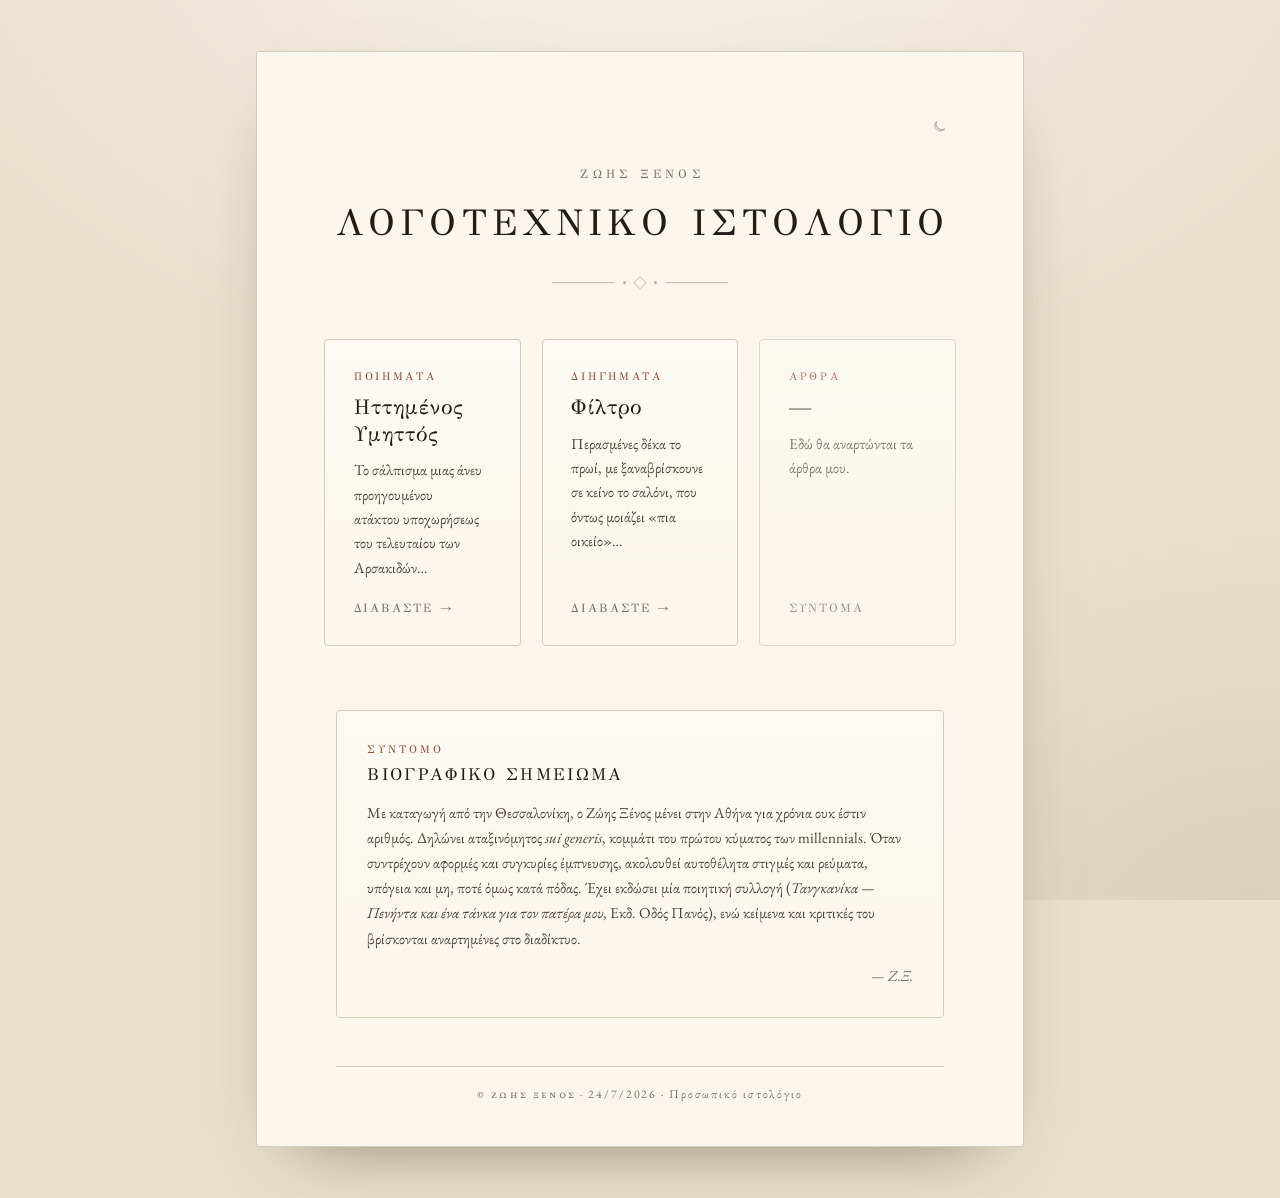
<file: index.html>
<!DOCTYPE html>
<html lang="el">
<head>
<meta charset="UTF-8">
<meta name="viewport" content="width=device-width, initial-scale=1.0">
<meta name="color-scheme" content="light dark">
<title>Λογοτεχνικό ιστολόγιο του Ζώη Ξένου</title>
<meta name="description" content="Λογοτεχνικό ιστολόγιο του Ζώη Ξένου.">
<meta name="author" content="Ζώης Ξένος">
<meta property="og:type" content="website">
<meta property="og:locale" content="el_GR">
<meta property="og:site_name" content="Λογοτεχνικό ιστολόγιο του Ζώη Ξένου">
<meta property="og:title" content="Λογοτεχνικό ιστολόγιο του Ζώη Ξένου">
<meta property="og:description" content="Λογοτεχνικό ιστολόγιο του Ζώη Ξένου.">
<link rel="icon" href="data:image/svg+xml,%3Csvg xmlns='http://www.w3.org/2000/svg' viewBox='0 0 64 64'%3E%3Crect width='64' height='64' rx='10' fill='%231f1b17'/%3E%3Ctext x='32' y='46' font-family='Georgia,serif' font-size='38' fill='%23f7f2e7' text-anchor='middle'%3E%CE%9E%3C/text%3E%3C/svg%3E">
<link rel="preconnect" href="https://fonts.googleapis.com">
<link rel="preconnect" href="https://fonts.gstatic.com" crossorigin>
<link href="https://fonts.googleapis.com/css2?family=EB+Garamond:ital,wght@0,400;0,500;0,600;1,400;1,500&family=GFS+Didot&display=swap" rel="stylesheet">
<script src="theme.js"></script>
<link rel="stylesheet" href="style.css">
</head>
<body>

<main class="page">

  <div class="page-top">
    <span class="crumb" aria-hidden="true"></span>
    <div class="page-top-right">
      <button class="theme-toggle" id="theme-toggle" type="button" hidden
              aria-pressed="false" aria-label="Ενεργοποίηση σκοτεινού θέματος" title="Σκοτεινό θέμα">
        <svg class="icon-moon" viewBox="0 0 24 24" aria-hidden="true">
          <path d="M20.5 14.8A8.6 8.6 0 0 1 9.2 3.5a7.1 7.1 0 1 0 11.3 11.3Z"/>
        </svg>
        <svg class="icon-sun" viewBox="0 0 24 24" aria-hidden="true">
          <circle cx="12" cy="12" r="4"/>
          <path d="M12 2.4v2.2M12 19.4v2.2M2.4 12h2.2M19.4 12h2.2M5.2 5.2l1.6 1.6M17.2 17.2l1.6 1.6M18.8 5.2l-1.6 1.6M6.8 17.2l-1.6 1.6"/>
        </svg>
      </button>
    </div>
  </div>

  <header class="masthead">
    <p class="author">Ζώης Ξένος</p>
    <h1 class="site-title">ΛΟΓΟΤΕΧΝΙΚΟ ΙΣΤΟΛΟΓΙΟ</h1>

    <svg class="rule-orn" viewBox="0 0 160 14" aria-hidden="true" focusable="false">
      <path d="M0 7h56M104 7h56" stroke="currentColor" stroke-width="0.8" fill="none"/>
      <path d="M80 1.5 85.5 7 80 12.5 74.5 7Z" stroke="currentColor" stroke-width="0.8" fill="none"/>
      <circle cx="66" cy="7" r="1.3" fill="currentColor"/>
      <circle cx="94" cy="7" r="1.3" fill="currentColor"/>
    </svg>
  </header>

  <section class="works" aria-label="Έργα">

    <a class="card" href="ittimenos-ymittos.html">
      <p class="card-kind">Ποιήματα</p>
      <h2 class="card-title">Ηττημένος Υμηττός</h2>
      <p class="card-excerpt">
        <span class="verse">Το σάλπισμα μιας άνευ προηγουμένου</span>
        <span class="verse">ατάκτου υποχωρήσεως</span>
        <span class="verse">του τελευταίου των Αρσακιδών…</span>
      </p>
      <span class="card-cta">Διαβάστε →</span>
    </a>

    <a class="card" href="filtro.html">
      <p class="card-kind">Διηγήματα</p>
      <h2 class="card-title">Φίλτρο</h2>
      <p class="card-excerpt">Περασμένες δέκα το πρωί, με ξαναβρίσκουνε σε κείνο το σαλόνι, που όντως μοιάζει «πια οικείο»…</p>
      <span class="card-cta">Διαβάστε →</span>
    </a>

    <div class="card is-soon" aria-disabled="true">
      <p class="card-kind">Άρθρα</p>
      <h2 class="card-title">—</h2>
      <p class="card-excerpt">Εδώ θα αναρτώνται τα άρθρα μου.</p>
      <span class="card-cta">Σύντομα</span>
    </div>

  </section>

  <aside class="bio" aria-labelledby="bio-title">
    <p class="kicker">Σύντομο</p>
    <h2 id="bio-title">Βιογραφικό σημείωμα</h2>
    <p>Με καταγωγή από την Θεσσαλονίκη, ο Ζώης Ξένος μένει στην Αθήνα για χρόνια ουκ έστιν αριθμός. Δηλώνει αταξινόμητος <em lang="la">sui generis</em>, κομμάτι του πρώτου κύματος των <span lang="en">millennials</span>. Όταν συντρέχουν αφορμές και συγκυρίες έμπνευσης, ακολουθεί αυτοθέλητα στιγμές και ρεύματα, υπόγεια και μη, ποτέ όμως κατά πόδας. Έχει εκδώσει μία ποιητική συλλογή (<cite>Τανγκανίκα — Πενήντα και ένα τάνκα για τον πατέρα μου</cite>, Εκδ. Οδός Πανός), ενώ κείμενα και κριτικές του βρίσκονται αναρτημένες στο διαδίκτυο.</p>
    <p class="sig">— Ζ.Ξ.</p>
  </aside>

  <footer class="colophon">
    <span class="small-caps">© ΖΩΗΣ ΞΕΝΟΣ</span> · 24/7/2026 · Προσωπικό ιστολόγιο
  </footer>

</main>

</body>
</html>
</file>
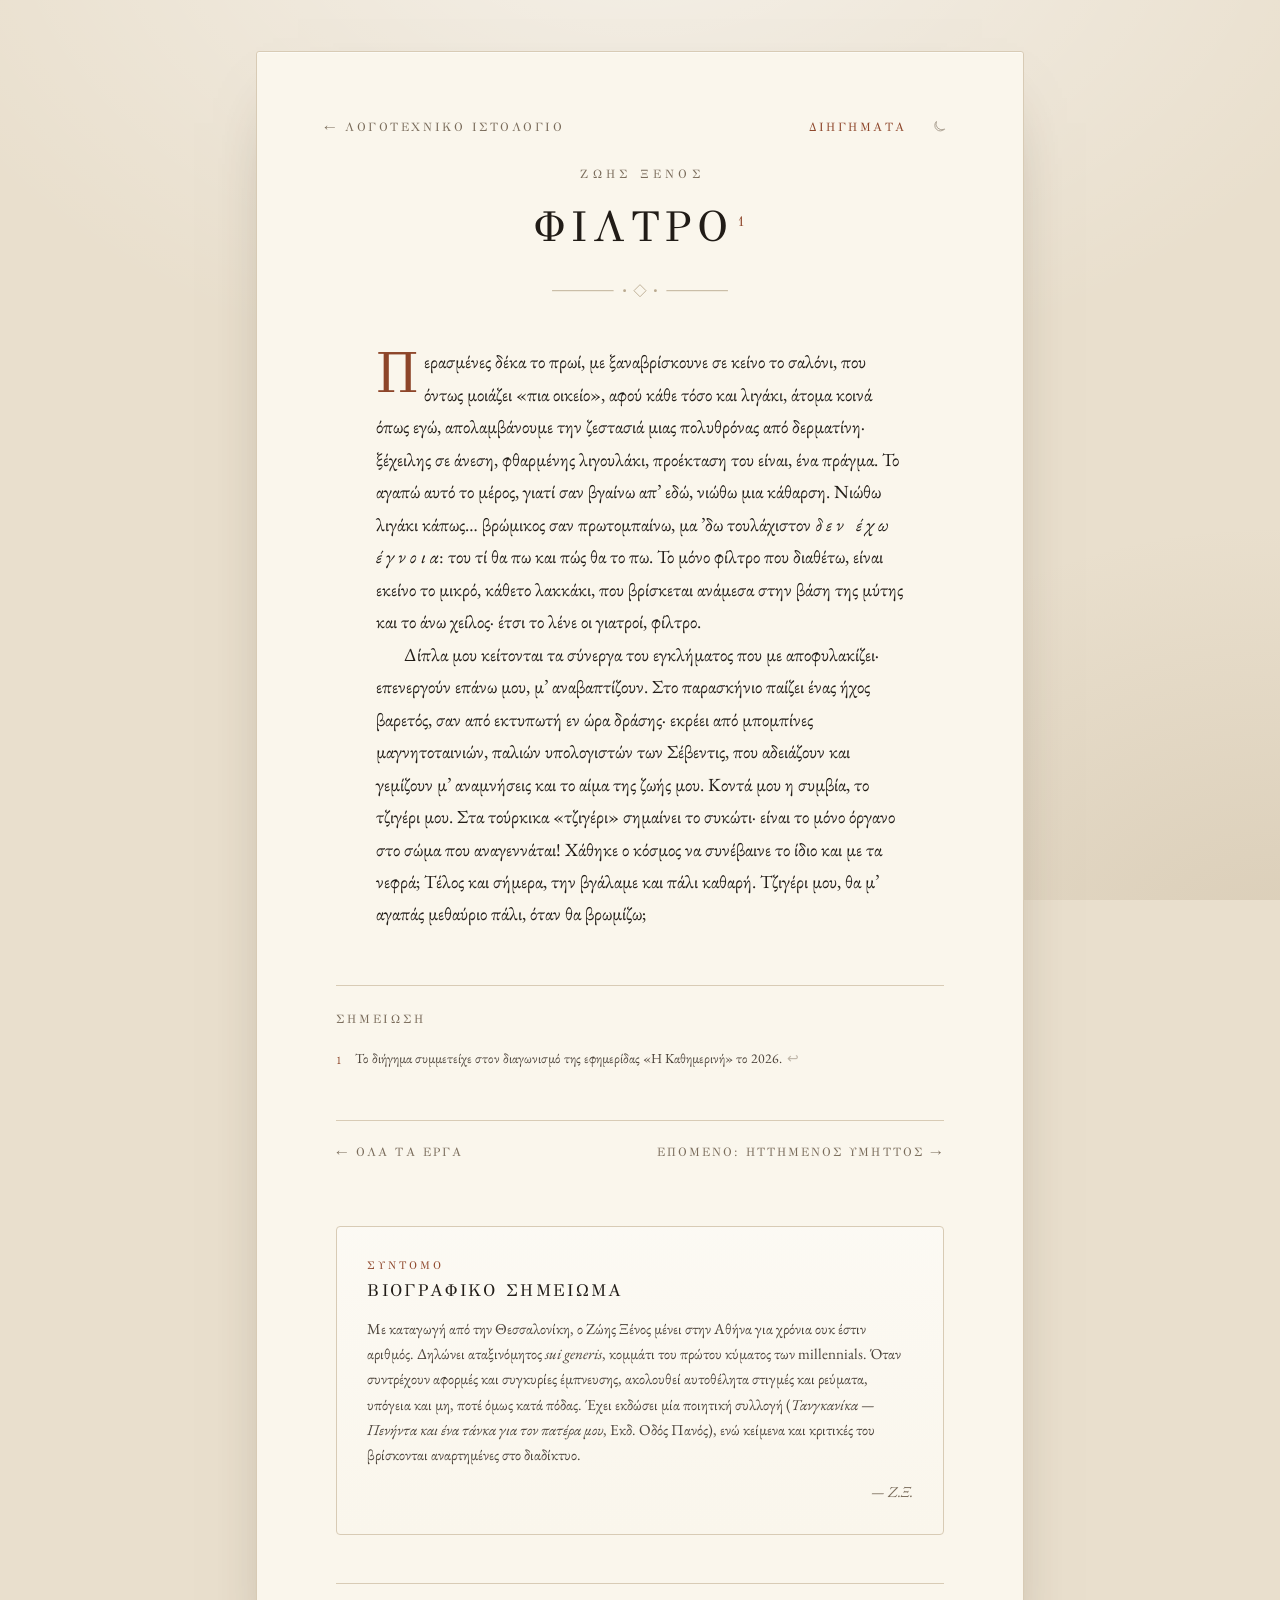
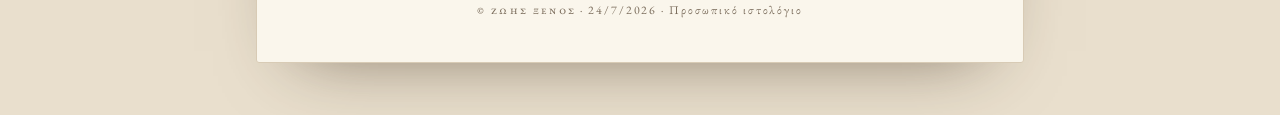
<file: filtro.html>
<!DOCTYPE html>
<html lang="el">
<head>
<meta charset="UTF-8">
<meta name="viewport" content="width=device-width, initial-scale=1.0">
<meta name="color-scheme" content="light dark">
<title>Φίλτρο · Ζώης Ξένος</title>
<meta name="description" content="«Φίλτρο» — διήγημα του Ζώη Ξένου. Λογοτεχνικό ιστολόγιο του Ζώη Ξένου.">
<meta name="author" content="Ζώης Ξένος">
<meta property="og:type" content="article">
<meta property="og:locale" content="el_GR">
<meta property="og:site_name" content="Λογοτεχνικό ιστολόγιο του Ζώη Ξένου">
<meta property="og:title" content="Φίλτρο · Ζώης Ξένος">
<meta property="og:description" content="Διήγημα του Ζώη Ξένου.">
<link rel="icon" href="data:image/svg+xml,%3Csvg xmlns='http://www.w3.org/2000/svg' viewBox='0 0 64 64'%3E%3Crect width='64' height='64' rx='10' fill='%231f1b17'/%3E%3Ctext x='32' y='46' font-family='Georgia,serif' font-size='38' fill='%23f7f2e7' text-anchor='middle'%3E%CE%9E%3C/text%3E%3C/svg%3E">
<link rel="preconnect" href="https://fonts.googleapis.com">
<link rel="preconnect" href="https://fonts.gstatic.com" crossorigin>
<link href="https://fonts.googleapis.com/css2?family=EB+Garamond:ital,wght@0,400;0,500;0,600;1,400;1,500&family=GFS+Didot&display=swap" rel="stylesheet">
<script src="theme.js"></script>
<link rel="stylesheet" href="style.css">
</head>
<body>

<main class="page">

  <div class="page-top">
    <a class="crumb" href="index.html">← Λογοτεχνικό ιστολόγιο</a>
    <div class="page-top-right">
      <span class="kind">Διηγήματα</span>
      <button class="theme-toggle" id="theme-toggle" type="button" hidden
              aria-pressed="false" aria-label="Ενεργοποίηση σκοτεινού θέματος" title="Σκοτεινό θέμα">
        <svg class="icon-moon" viewBox="0 0 24 24" aria-hidden="true">
          <path d="M20.5 14.8A8.6 8.6 0 0 1 9.2 3.5a7.1 7.1 0 1 0 11.3 11.3Z"/>
        </svg>
        <svg class="icon-sun" viewBox="0 0 24 24" aria-hidden="true">
          <circle cx="12" cy="12" r="4"/>
          <path d="M12 2.4v2.2M12 19.4v2.2M2.4 12h2.2M19.4 12h2.2M5.2 5.2l1.6 1.6M17.2 17.2l1.6 1.6M18.8 5.2l-1.6 1.6M6.8 17.2l-1.6 1.6"/>
        </svg>
      </button>
    </div>
  </div>

  <header class="masthead">
    <p class="author">Ζώης Ξένος</p>
    <h1>ΦΙΛΤΡΟ<sup class="fn"><a href="#fn1" id="ref1" aria-label="Σημείωση 1">1</a></sup></h1>

    <svg class="rule-orn" viewBox="0 0 160 14" aria-hidden="true" focusable="false">
      <path d="M0 7h56M104 7h56" stroke="currentColor" stroke-width="0.8" fill="none"/>
      <path d="M80 1.5 85.5 7 80 12.5 74.5 7Z" stroke="currentColor" stroke-width="0.8" fill="none"/>
      <circle cx="66" cy="7" r="1.3" fill="currentColor"/>
      <circle cx="94" cy="7" r="1.3" fill="currentColor"/>
    </svg>
  </header>

  <article class="prose">

    <p class="dropcap">Περασμένες δέκα το πρωί, με ξαναβρίσκουνε σε κείνο το σαλόνι, που όντως μοιάζει «πια οικείο», αφού κάθε τόσο και λιγάκι, άτομα κοινά όπως εγώ, απολαμβάνουμε την ζεστασιά μιας πολυθρόνας από δερματίνη· ξέχειλης σε άνεση, φθαρμένης λιγουλάκι, προέκταση του είναι, ένα πράγμα. Το αγαπώ αυτό το μέρος, γιατί σαν βγαίνω απ’ εδώ, νιώθω μια κάθαρση. Νιώθω λιγάκι κάπως… βρώμικος σαν πρωτομπαίνω, μα ’δω τουλάχιστον <em class="track">δεν έχω έγνοια</em>: του τί θα πω και πώς θα το πω. Το μόνο φίλτρο που διαθέτω, είναι εκείνο το μικρό, κάθετο λακκάκι, που βρίσκεται ανάμεσα στην βάση της μύτης και το άνω χείλος· έτσι το λένε οι γιατροί, φίλτρο.</p>

    <p>Δίπλα μου κείτονται τα σύνεργα του εγκλήματος που με αποφυλακίζει· επενεργούν επάνω μου, μ’ αναβαπτίζουν. Στο παρασκήνιο παίζει ένας ήχος βαρετός, σαν από εκτυπωτή εν ώρα δράσης· εκρέει από μπομπίνες μαγνητοταινιών, παλιών υπολογιστών των Σέβεντις, που αδειάζουν και γεμίζουν μ’ αναμνήσεις και το αίμα της ζωής μου. Κοντά μου η συμβία, το τζιγέρι μου. Στα τούρκικα «τζιγέρι» σημαίνει το συκώτι· είναι το μόνο όργανο στο σώμα που αναγεννάται! Χάθηκε ο κόσμος να συνέβαινε το ίδιο και με τα νεφρά; Τέλος και σήμερα, την βγάλαμε και πάλι καθαρή. Τζιγέρι μου, θα μ’ αγαπάς μεθαύριο πάλι, όταν θα βρωμίζω;</p>

  </article>

  <aside class="notes" aria-labelledby="notes-title">
    <h2 class="notes-title" id="notes-title">Σημείωση</h2>
    <ol class="notes-list">
      <li id="fn1"><span class="num">1</span> Το διήγημα συμμετείχε στον διαγωνισμό της εφημερίδας «Η Καθημερινή» το 2026. <a class="back" href="#ref1" aria-label="Επιστροφή στο κείμενο">↩</a></li>
    </ol>
  </aside>

  <nav class="work-nav" aria-label="Πλοήγηση έργων">
    <a href="index.html">← Όλα τα έργα</a>
    <a href="ittimenos-ymittos.html">Επόμενο: Ηττημένος Υμηττός →</a>
  </nav>

  <aside class="bio" aria-labelledby="bio-title">
    <p class="kicker">Σύντομο</p>
    <h2 id="bio-title">Βιογραφικό σημείωμα</h2>
    <p>Με καταγωγή από την Θεσσαλονίκη, ο Ζώης Ξένος μένει στην Αθήνα για χρόνια ουκ έστιν αριθμός. Δηλώνει αταξινόμητος <em lang="la">sui generis</em>, κομμάτι του πρώτου κύματος των <span lang="en">millennials</span>. Όταν συντρέχουν αφορμές και συγκυρίες έμπνευσης, ακολουθεί αυτοθέλητα στιγμές και ρεύματα, υπόγεια και μη, ποτέ όμως κατά πόδας. Έχει εκδώσει μία ποιητική συλλογή (<cite>Τανγκανίκα — Πενήντα και ένα τάνκα για τον πατέρα μου</cite>, Εκδ. Οδός Πανός), ενώ κείμενα και κριτικές του βρίσκονται αναρτημένες στο διαδίκτυο.</p>
    <p class="sig">— Ζ.Ξ.</p>
  </aside>

  <footer class="colophon">
    <span class="small-caps">© ΖΩΗΣ ΞΕΝΟΣ</span> · 24/7/2026 · Προσωπικό ιστολόγιο
  </footer>

</main>

</body>
</html>
</file>
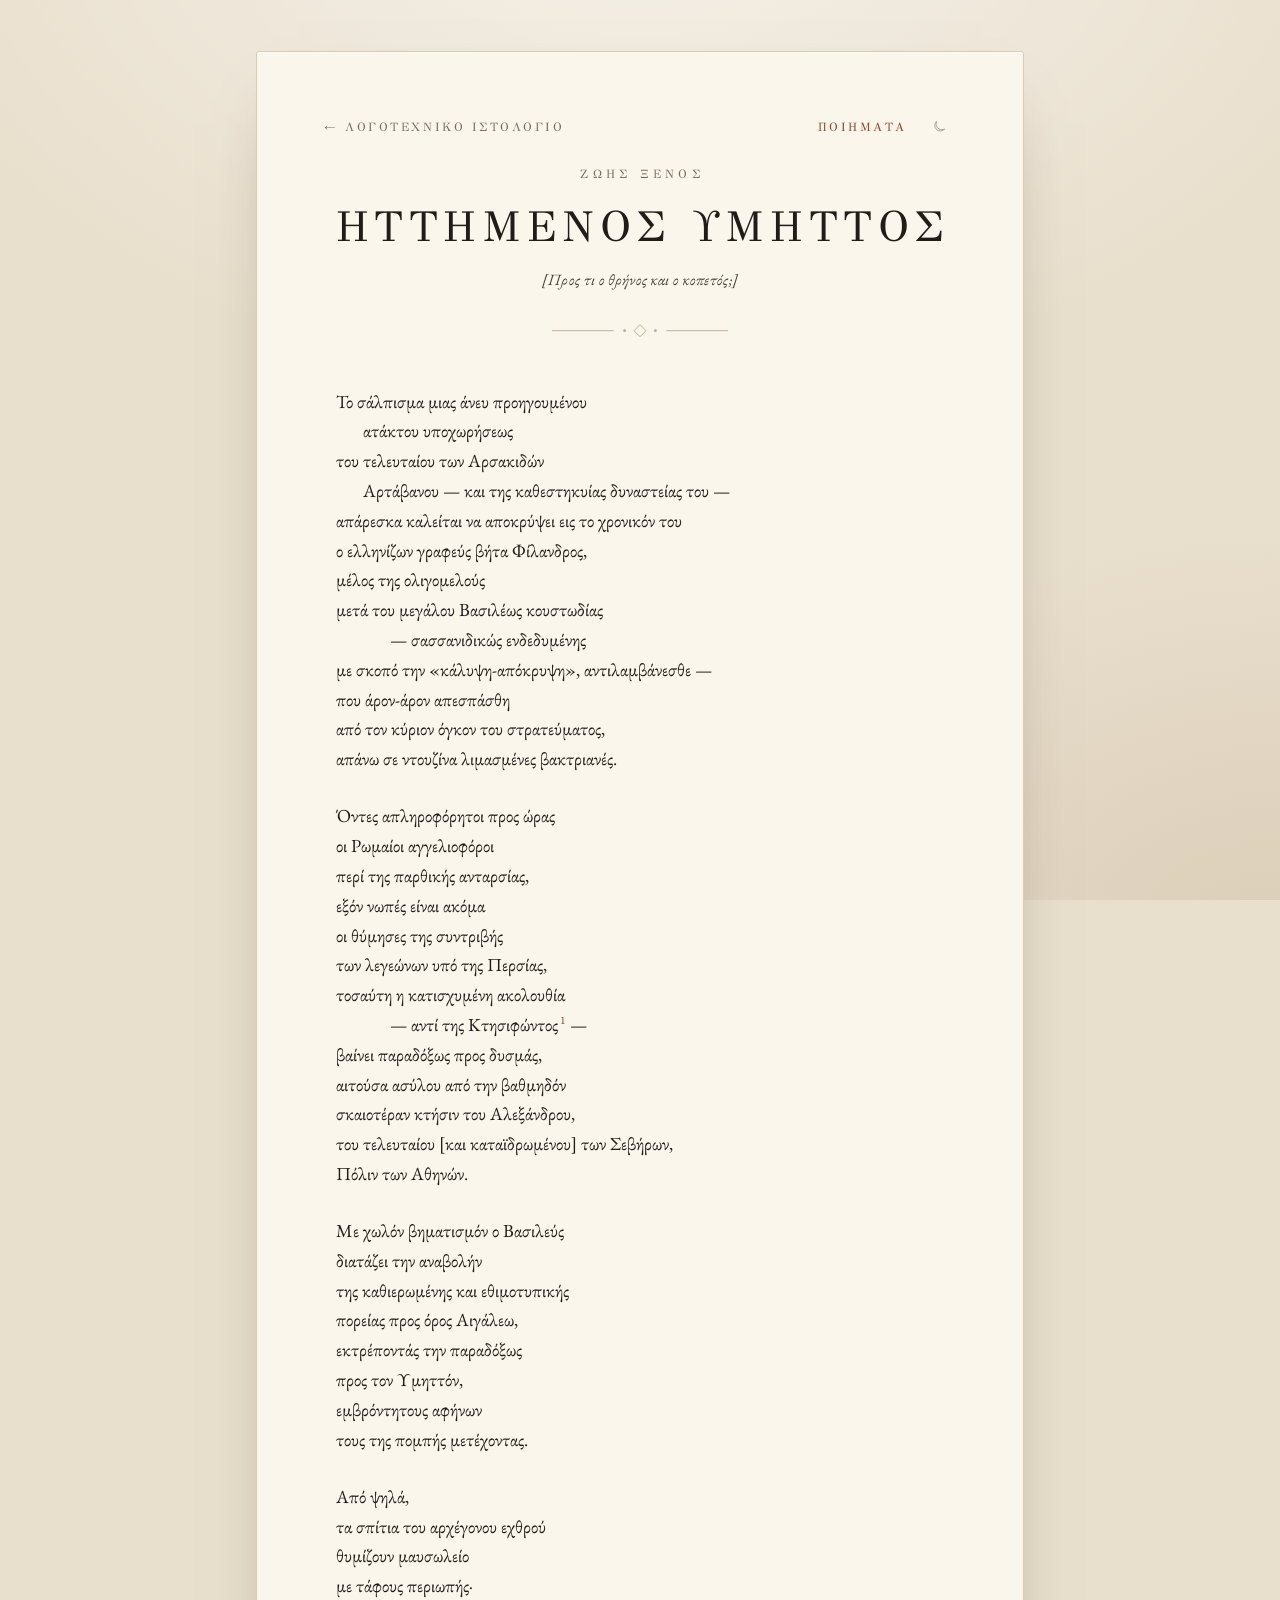
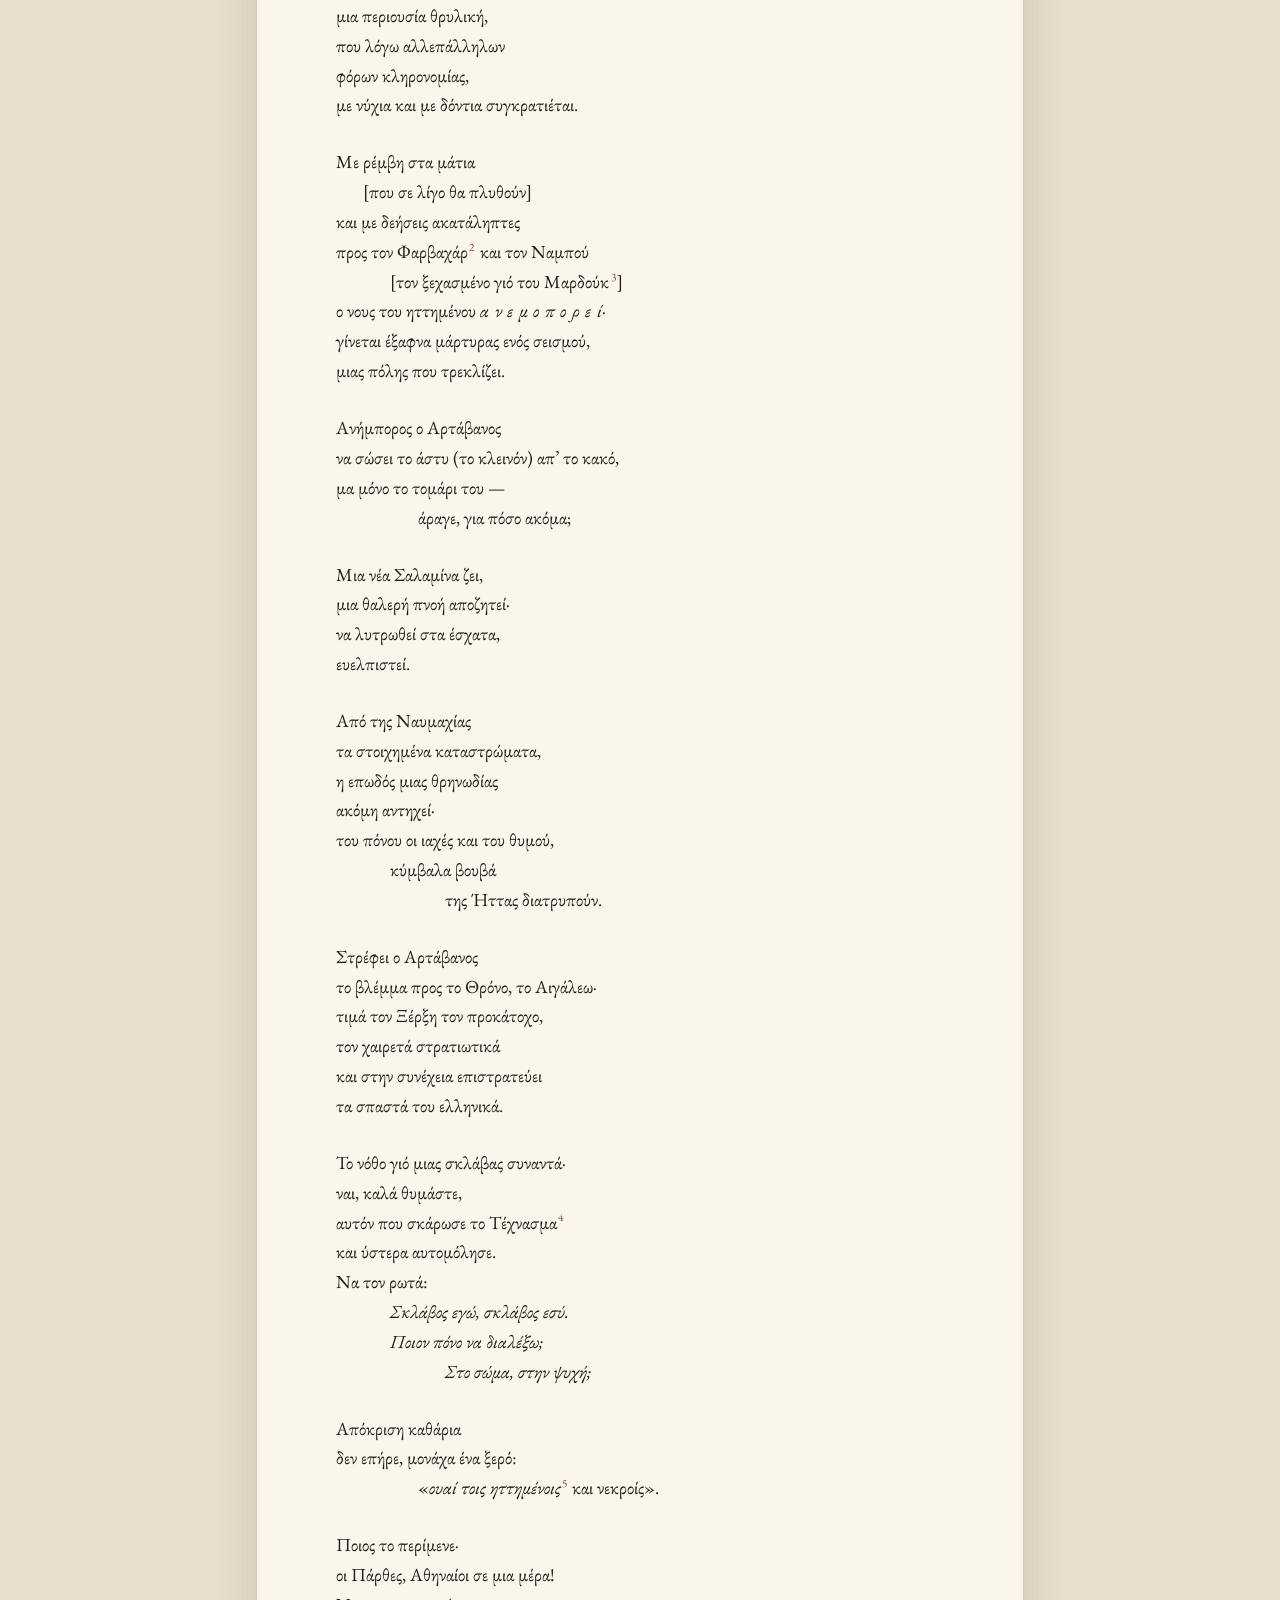
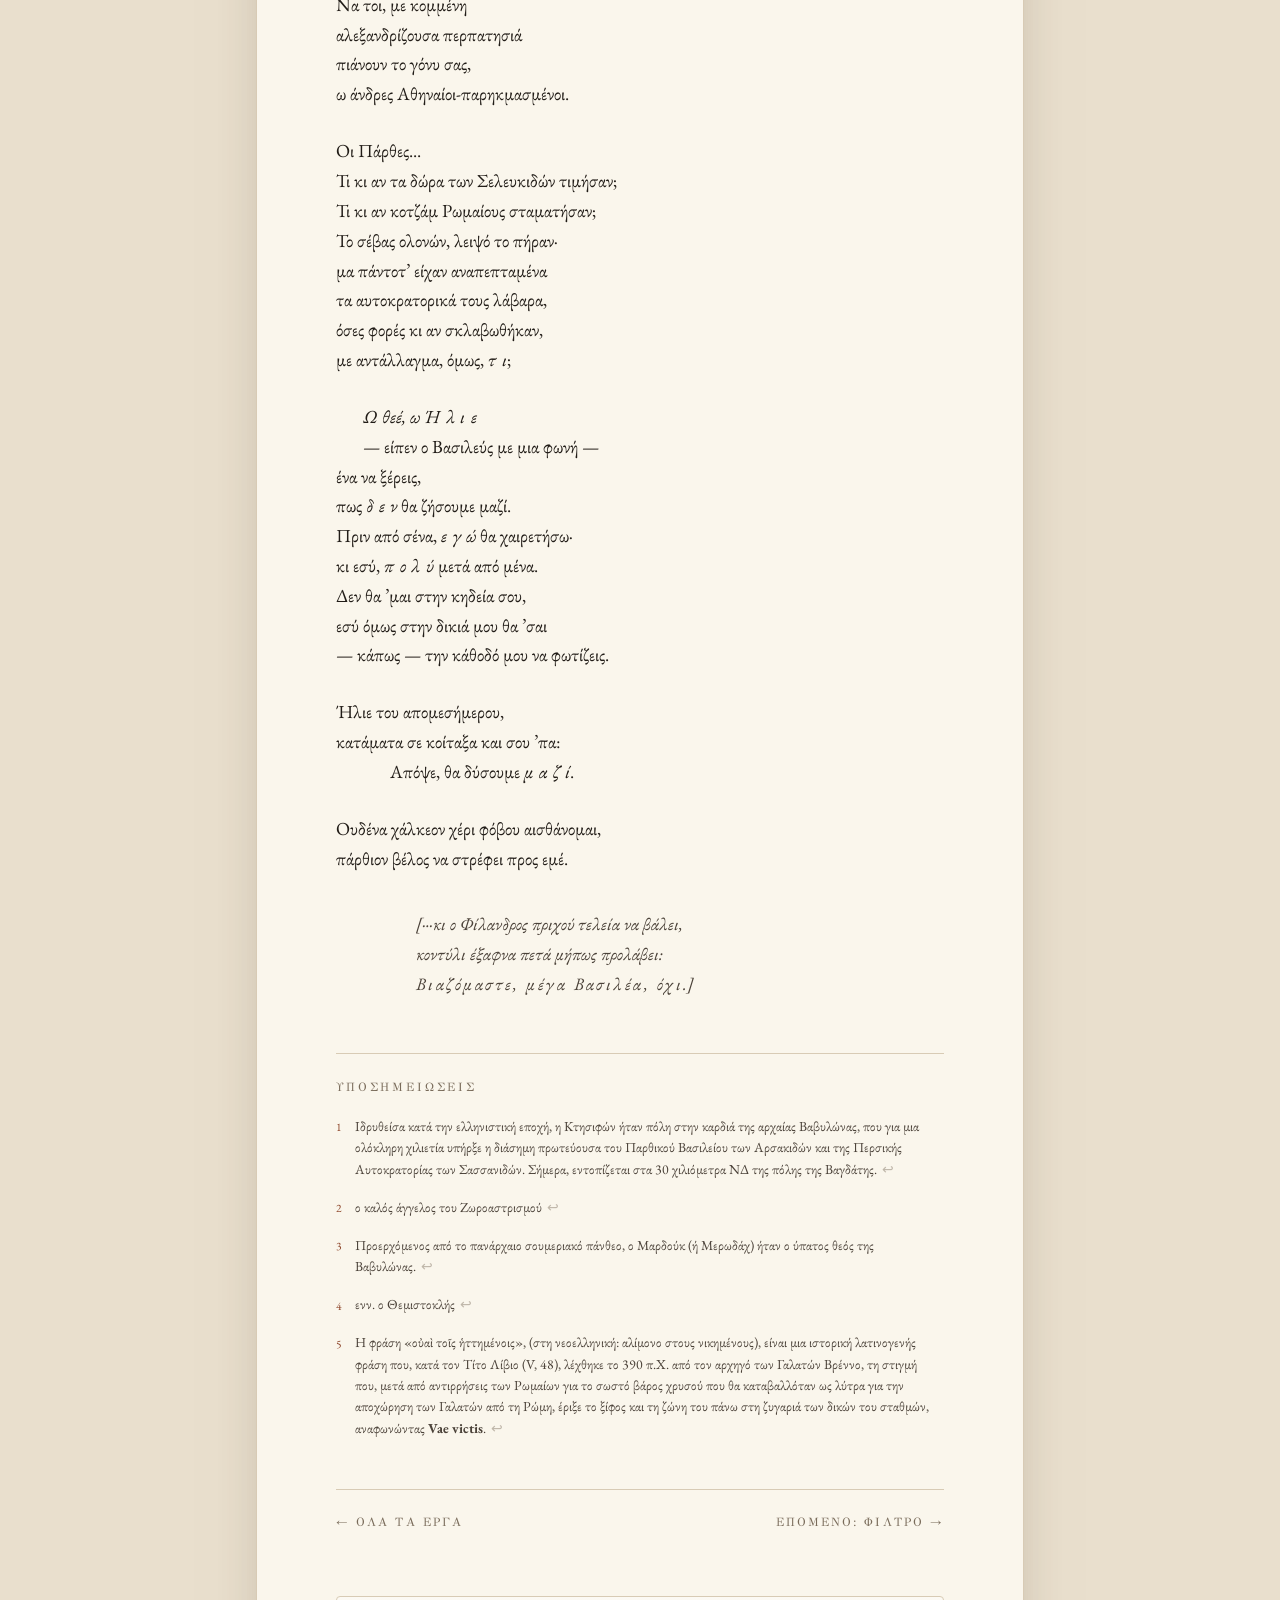
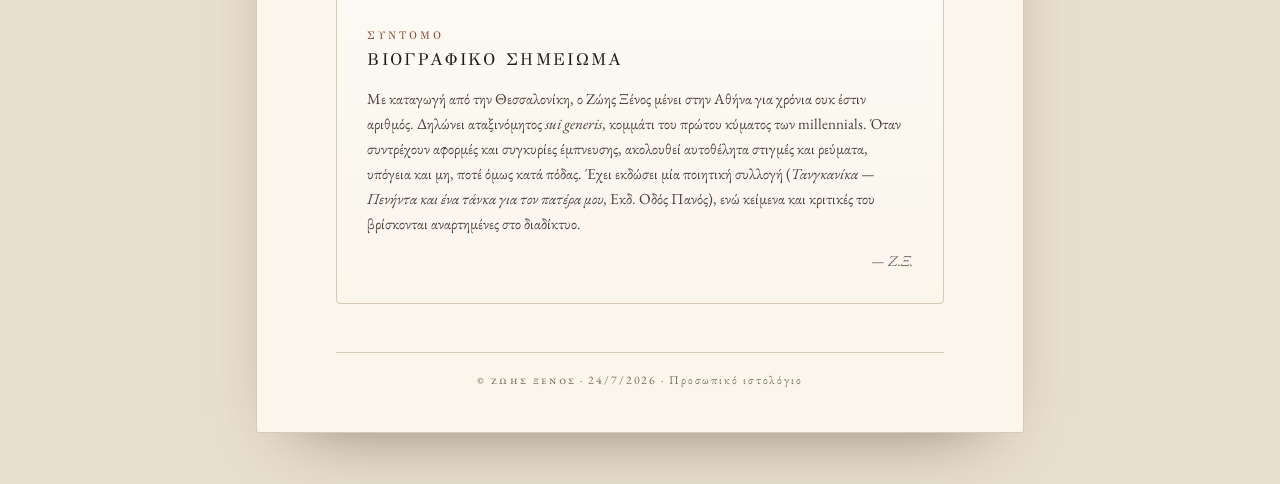
<file: ittimenos-ymittos.html>
<!DOCTYPE html>
<html lang="el">
<head>
<meta charset="UTF-8">
<meta name="viewport" content="width=device-width, initial-scale=1.0">
<meta name="color-scheme" content="light dark">
<title>Ηττημένος Υμηττός · Ζώης Ξένος</title>
<meta name="description" content="«Ηττημένος Υμηττός» — ποίημα του Ζώη Ξένου, με υποσημειώσεις. Λογοτεχνικό ιστολόγιο του Ζώη Ξένου.">
<meta name="author" content="Ζώης Ξένος">
<meta property="og:type" content="article">
<meta property="og:locale" content="el_GR">
<meta property="og:site_name" content="Λογοτεχνικό ιστολόγιο του Ζώη Ξένου">
<meta property="og:title" content="Ηττημένος Υμηττός · Ζώης Ξένος">
<meta property="og:description" content="Ποίημα του Ζώη Ξένου, με υποσημειώσεις.">
<link rel="icon" href="data:image/svg+xml,%3Csvg xmlns='http://www.w3.org/2000/svg' viewBox='0 0 64 64'%3E%3Crect width='64' height='64' rx='10' fill='%231f1b17'/%3E%3Ctext x='32' y='46' font-family='Georgia,serif' font-size='38' fill='%23f7f2e7' text-anchor='middle'%3E%CE%9E%3C/text%3E%3C/svg%3E">
<link rel="preconnect" href="https://fonts.googleapis.com">
<link rel="preconnect" href="https://fonts.gstatic.com" crossorigin>
<link href="https://fonts.googleapis.com/css2?family=EB+Garamond:ital,wght@0,400;0,500;0,600;1,400;1,500&family=GFS+Didot&display=swap" rel="stylesheet">
<script src="theme.js"></script>
<link rel="stylesheet" href="style.css">
</head>
<body>

<main class="page">

  <div class="page-top">
    <a class="crumb" href="index.html">← Λογοτεχνικό ιστολόγιο</a>
    <div class="page-top-right">
      <span class="kind">Ποιήματα</span>
      <button class="theme-toggle" id="theme-toggle" type="button" hidden
              aria-pressed="false" aria-label="Ενεργοποίηση σκοτεινού θέματος" title="Σκοτεινό θέμα">
        <svg class="icon-moon" viewBox="0 0 24 24" aria-hidden="true">
          <path d="M20.5 14.8A8.6 8.6 0 0 1 9.2 3.5a7.1 7.1 0 1 0 11.3 11.3Z"/>
        </svg>
        <svg class="icon-sun" viewBox="0 0 24 24" aria-hidden="true">
          <circle cx="12" cy="12" r="4"/>
          <path d="M12 2.4v2.2M12 19.4v2.2M2.4 12h2.2M19.4 12h2.2M5.2 5.2l1.6 1.6M17.2 17.2l1.6 1.6M18.8 5.2l-1.6 1.6M6.8 17.2l-1.6 1.6"/>
        </svg>
      </button>
    </div>
  </div>

  <header class="masthead">
    <p class="author">Ζώης Ξένος</p>
    <h1>ΗΤΤΗΜΕΝΟΣ ΥΜΗΤΤΟΣ</h1>
    <p class="subhead">[Προς τι ο θρήνος και ο κοπετός;]</p>

    <svg class="rule-orn" viewBox="0 0 160 14" aria-hidden="true" focusable="false">
      <path d="M0 7h56M104 7h56" stroke="currentColor" stroke-width="0.8" fill="none"/>
      <path d="M80 1.5 85.5 7 80 12.5 74.5 7Z" stroke="currentColor" stroke-width="0.8" fill="none"/>
      <circle cx="66" cy="7" r="1.3" fill="currentColor"/>
      <circle cx="94" cy="7" r="1.3" fill="currentColor"/>
    </svg>
  </header>

  <article class="poem">

    <p class="stanza">
      <span class="line">Το σάλπισμα μιας άνευ προηγουμένου</span>
      <span class="line" style="--i:1">ατάκτου υποχωρήσεως</span>
      <span class="line">του τελευταίου των Αρσακιδών</span>
      <span class="line" style="--i:1">Αρτάβανου — και της καθεστηκυίας δυναστείας του —</span>
      <span class="line">απάρεσκα καλείται να αποκρύψει εις το χρονικόν του</span>
      <span class="line">ο ελληνίζων γραφεύς βήτα Φίλανδρος,</span>
      <span class="line">μέλος της ολιγομελούς</span>
      <span class="line">μετά του μεγάλου Βασιλέως κουστωδίας</span>
      <span class="line" style="--i:2">— σασσανιδικώς ενδεδυμένης</span>
      <span class="line">με σκοπό την «κάλυψη-απόκρυψη», αντιλαμβάνεσθε —</span>
      <span class="line">που άρον-άρον απεσπάσθη</span>
      <span class="line">από τον κύριον όγκον του στρατεύματος,</span>
      <span class="line">απάνω σε ντουζίνα λιμασμένες βακτριανές.</span>
    </p>

    <p class="stanza">
      <span class="line">Όντες απληροφόρητοι προς ώρας</span>
      <span class="line">οι Ρωμαίοι αγγελιοφόροι</span>
      <span class="line">περί της παρθικής ανταρσίας,</span>
      <span class="line">εξόν νωπές είναι ακόμα</span>
      <span class="line">οι θύμησες της συντριβής</span>
      <span class="line">των λεγεώνων υπό της Περσίας,</span>
      <span class="line">τοσαύτη η κατισχυμένη ακολουθία</span>
      <span class="line" style="--i:2">— αντί της Κτησιφώντος<sup class="fn"><a href="#fn1" id="ref1" aria-label="Υποσημείωση 1">1</a></sup> —</span>
      <span class="line">βαίνει παραδόξως προς δυσμάς,</span>
      <span class="line">αιτούσα ασύλου από την βαθμηδόν</span>
      <span class="line">σκαιοτέραν κτήσιν του Αλεξάνδρου,</span>
      <span class="line">του τελευταίου [και καταϊδρωμένου] των Σεβήρων,</span>
      <span class="line">Πόλιν των Αθηνών.</span>
    </p>

    <p class="stanza">
      <span class="line">Με χωλόν βηματισμόν ο Βασιλεύς</span>
      <span class="line">διατάζει την αναβολήν</span>
      <span class="line">της καθιερωμένης και εθιμοτυπικής</span>
      <span class="line">πορείας προς όρος Αιγάλεω,</span>
      <span class="line">εκτρέποντάς την παραδόξως</span>
      <span class="line">προς τον Υμηττόν,</span>
      <span class="line">εμβρόντητους αφήνων</span>
      <span class="line">τους της πομπής μετέχοντας.</span>
    </p>

    <p class="stanza">
      <span class="line">Από ψηλά,</span>
      <span class="line">τα σπίτια του αρχέγονου εχθρού</span>
      <span class="line">θυμίζουν μαυσωλείο</span>
      <span class="line">με τάφους περιωπής·</span>
      <span class="line">μια περιουσία θρυλική,</span>
      <span class="line">που λόγω αλλεπάλληλων</span>
      <span class="line">φόρων κληρονομίας,</span>
      <span class="line">με νύχια και με δόντια συγκρατιέται.</span>
    </p>

    <p class="stanza">
      <span class="line">Με ρέμβη στα μάτια</span>
      <span class="line" style="--i:1">[που σε λίγο θα πλυθούν]</span>
      <span class="line">και με δεήσεις ακατάληπτες</span>
      <span class="line">προς τον Φαρβαχάρ<sup class="fn"><a href="#fn2" id="ref2" aria-label="Υποσημείωση 2">2</a></sup> και τον Ναμπού</span>
      <span class="line" style="--i:2">[τον ξεχασμένο γιό του Μαρδούκ<sup class="fn"><a href="#fn3" id="ref3" aria-label="Υποσημείωση 3">3</a></sup>]</span>
      <span class="line">ο νους του ηττημένου <em class="track">ανεμοπορεί</em>·</span>
      <span class="line">γίνεται έξαφνα μάρτυρας ενός σεισμού,</span>
      <span class="line">μιας πόλης που τρεκλίζει.</span>
    </p>

    <p class="stanza">
      <span class="line">Ανήμπορος ο Αρτάβανος</span>
      <span class="line">να σώσει το άστυ (το κλεινόν) απ’ το κακό,</span>
      <span class="line">μα μόνο το τομάρι του —</span>
      <span class="line" style="--i:3">άραγε, για πόσο ακόμα;</span>
    </p>

    <p class="stanza">
      <span class="line">Μια νέα Σαλαμίνα ζει,</span>
      <span class="line">μια θαλερή πνοή αποζητεί·</span>
      <span class="line">να λυτρωθεί στα έσχατα,</span>
      <span class="line">ευελπιστεί.</span>
    </p>

    <p class="stanza">
      <span class="line">Από της Ναυμαχίας</span>
      <span class="line">τα στοιχημένα καταστρώματα,</span>
      <span class="line">η επωδός μιας θρηνωδίας</span>
      <span class="line">ακόμη αντηχεί·</span>
      <span class="line">του πόνου οι ιαχές και του θυμού,</span>
      <span class="line" style="--i:2">κύμβαλα βουβά</span>
      <span class="line" style="--i:4">της Ήττας διατρυπούν.</span>
    </p>

    <p class="stanza">
      <span class="line">Στρέφει ο Αρτάβανος</span>
      <span class="line">το βλέμμα προς το Θρόνο, το Αιγάλεω·</span>
      <span class="line">τιμά τον Ξέρξη τον προκάτοχο,</span>
      <span class="line">τον χαιρετά στρατιωτικά</span>
      <span class="line">και στην συνέχεια επιστρατεύει</span>
      <span class="line">τα σπαστά του ελληνικά.</span>
    </p>

    <p class="stanza">
      <span class="line">Το νόθο γιό μιας σκλάβας συναντά·</span>
      <span class="line">ναι, καλά θυμάστε,</span>
      <span class="line">αυτόν που σκάρωσε το Τέχνασμα<sup class="fn"><a href="#fn4" id="ref4" aria-label="Υποσημείωση 4">4</a></sup></span>
      <span class="line">και ύστερα αυτομόλησε.</span>
      <span class="line">Να τον ρωτά:</span>
      <span class="line" style="--i:2"><em>Σκλάβος εγώ, σκλάβος εσύ.</em></span>
      <span class="line" style="--i:2"><em>Ποιον πόνο να διαλέξω;</em></span>
      <span class="line" style="--i:4"><em>Στο σώμα, στην ψυχή;</em></span>
    </p>

    <p class="stanza">
      <span class="line">Απόκριση καθάρια</span>
      <span class="line">δεν επήρε, μονάχα ένα ξερό:</span>
      <span class="line" style="--i:3">«<em>ουαί τοις ηττημένοις</em><sup class="fn"><a href="#fn5" id="ref5" aria-label="Υποσημείωση 5">5</a></sup> και νεκροίς».</span>
    </p>

    <p class="stanza">
      <span class="line">Ποιος το περίμενε·</span>
      <span class="line">οι Πάρθες, Αθηναίοι σε μια μέρα!</span>
      <span class="line">Να τοι, με κομμένη</span>
      <span class="line">αλεξανδρίζουσα περπατησιά</span>
      <span class="line">πιάνουν το γόνυ σας,</span>
      <span class="line">ω άνδρες Αθηναίοι-παρηκμασμένοι.</span>
    </p>

    <p class="stanza">
      <span class="line">Οι Πάρθες...</span>
      <span class="line">Τι κι αν τα δώρα των Σελευκιδών τιμήσαν;</span>
      <span class="line">Τι κι αν κοτζάμ Ρωμαίους σταματήσαν;</span>
      <span class="line">Το σέβας ολονών, λειψό το πήραν·</span>
      <span class="line">μα πάντοτ’ είχαν αναπεπταμένα</span>
      <span class="line">τα αυτοκρατορικά τους λάβαρα,</span>
      <span class="line">όσες φορές κι αν σκλαβωθήκαν,</span>
      <span class="line">με αντάλλαγμα, όμως, <em class="track">τι</em>;</span>
    </p>

    <p class="stanza">
      <span class="line" style="--i:1"><em>Ω θεέ, ω <span class="track">Ήλιε</span></em></span>
      <span class="line" style="--i:1">— είπεν ο Βασιλεύς με μια φωνή —</span>
      <span class="line">ένα να ξέρεις,</span>
      <span class="line">πως <em class="track">δεν</em> θα ζήσουμε μαζί.</span>
      <span class="line">Πριν από σένα, <em class="track">εγώ</em> θα χαιρετήσω·</span>
      <span class="line">κι εσύ, <em class="track">πολύ</em> μετά από μένα.</span>
      <span class="line">Δεν θα ’μαι στην κηδεία σου,</span>
      <span class="line">εσύ όμως στην δικιά μου θα ’σαι</span>
      <span class="line">— κάπως — την κάθοδό μου να φωτίζεις.</span>
    </p>

    <p class="stanza">
      <span class="line">Ήλιε του απομεσήμερου,</span>
      <span class="line">κατάματα σε κοίταξα και σου ’πα:</span>
      <span class="line" style="--i:2">Απόψε, θα δύσουμε <em class="track">μαζί</em>.</span>
    </p>

    <p class="stanza">
      <span class="line">Ουδένα χάλκεον χέρι φόβου αισθάνομαι,</span>
      <span class="line">πάρθιον βέλος να στρέφει προς εμέ.</span>
    </p>

    <div class="coda">
      <span class="line">[⋯κι ο Φίλανδρος πριχού τελεία να βάλει,</span>
      <span class="line">κοντύλι έξαφνα πετά μήπως προλάβει:</span>
      <span class="line"><em class="track">Βιαζόμαστε, μέγα Βασιλέα, όχι.</em>]</span>
    </div>

  </article>

  <aside class="notes" aria-labelledby="notes-title">
    <h2 class="notes-title" id="notes-title">Υποσημειώσεις</h2>
    <ol class="notes-list">
      <li id="fn1"><span class="num">1</span> Ιδρυθείσα κατά την ελληνιστική εποχή, η Κτησιφών ήταν πόλη στην καρδιά της αρχαίας Βαβυλώνας, που για μια ολόκληρη χιλιετία υπήρξε η διάσημη πρωτεύουσα του Παρθικού Βασιλείου των Αρσακιδών και της Περσικής Αυτοκρατορίας των Σασσανιδών. Σήμερα, εντοπίζεται στα 30 χιλιόμετρα ΝΔ της πόλης της Βαγδάτης. <a class="back" href="#ref1" aria-label="Επιστροφή στο κείμενο">↩</a></li>
      <li id="fn2"><span class="num">2</span> ο καλός άγγελος του Ζωροαστρισμού <a class="back" href="#ref2" aria-label="Επιστροφή στο κείμενο">↩</a></li>
      <li id="fn3"><span class="num">3</span> Προερχόμενος από το πανάρχαιο σουμεριακό πάνθεο, ο Μαρδούκ (ή Μερωδάχ) ήταν ο ύπατος θεός της Βαβυλώνας. <a class="back" href="#ref3" aria-label="Επιστροφή στο κείμενο">↩</a></li>
      <li id="fn4"><span class="num">4</span> ενν. ο Θεμιστοκλής <a class="back" href="#ref4" aria-label="Επιστροφή στο κείμενο">↩</a></li>
      <li id="fn5"><span class="num">5</span> Η φράση «οὐαὶ τοῖς ἡττημένοις», (στη νεοελληνική: αλίμονο στους νικημένους), είναι μια ιστορική λατινογενής φράση που, κατά τον Τίτο Λίβιο (V, 48), λέχθηκε το 390 π.Χ. από τον αρχηγό των Γαλατών Βρέννο, τη στιγμή που, μετά από αντιρρήσεις των Ρωμαίων για το σωστό βάρος χρυσού που θα καταβαλλόταν ως λύτρα για την αποχώρηση των Γαλατών από τη Ρώμη, έριξε το ξίφος και τη ζώνη του πάνω στη ζυγαριά των δικών του σταθμών, αναφωνώντας <strong lang="la">Vae victis</strong>. <a class="back" href="#ref5" aria-label="Επιστροφή στο κείμενο">↩</a></li>
    </ol>
  </aside>

  <nav class="work-nav" aria-label="Πλοήγηση έργων">
    <a href="index.html">← Όλα τα έργα</a>
    <a href="filtro.html">Επόμενο: Φίλτρο →</a>
  </nav>

  <aside class="bio" aria-labelledby="bio-title">
    <p class="kicker">Σύντομο</p>
    <h2 id="bio-title">Βιογραφικό σημείωμα</h2>
    <p>Με καταγωγή από την Θεσσαλονίκη, ο Ζώης Ξένος μένει στην Αθήνα για χρόνια ουκ έστιν αριθμός. Δηλώνει αταξινόμητος <em lang="la">sui generis</em>, κομμάτι του πρώτου κύματος των <span lang="en">millennials</span>. Όταν συντρέχουν αφορμές και συγκυρίες έμπνευσης, ακολουθεί αυτοθέλητα στιγμές και ρεύματα, υπόγεια και μη, ποτέ όμως κατά πόδας. Έχει εκδώσει μία ποιητική συλλογή (<cite>Τανγκανίκα — Πενήντα και ένα τάνκα για τον πατέρα μου</cite>, Εκδ. Οδός Πανός), ενώ κείμενα και κριτικές του βρίσκονται αναρτημένες στο διαδίκτυο.</p>
    <p class="sig">— Ζ.Ξ.</p>
  </aside>

  <footer class="colophon">
    <span class="small-caps">© ΖΩΗΣ ΞΕΝΟΣ</span> · 24/7/2026 · Προσωπικό ιστολόγιο
  </footer>

</main>

</body>
</html>
</file>
<file: style.css>
/* ==========================================================================
   Λογοτεχνικό ιστολόγιο Ζώη Ξένου — κοινό φύλλο στυλ
   ========================================================================== */

/* ---------- Παλέτα & μεταβλητές ---------- */
:root {
  --font-text: "EB Garamond", "Gentium Book Plus", "Palatino Linotype", "Book Antiqua", Georgia, "Times New Roman", serif;
  --font-display: "GFS Didot", var(--font-text);

  --paper: #faf6ec;
  --paper-edge: #e9dfcd;
  --ink: #211c17;
  --ink-2: #4a4138;
  --ink-3: #796b5a;
  --rule: #d8cbb5;
  --rule-strong: #b9a98f;
  --accent: #8d4529;
  --target-bg: #f3e7d3;

  --measure: 38rem;        /* μέτρο ποιήματος */
  --measure-prose: 33rem;  /* μέτρο πεζού */
  --indent-step: clamp(0.7rem, 2.6vw, 1.7rem);
  color-scheme: light;
}

:root[data-theme="dark"] {
  --paper: #191510;
  --paper-edge: #0e0b08;
  --ink: #eae2d2;
  --ink-2: #c6baa7;
  --ink-3: #9a8d7b;
  --rule: #3a3227;
  --rule-strong: #584c3c;
  --accent: #d99a76;
  --target-bg: #2b241a;
  color-scheme: dark;
}

*, *::before, *::after { box-sizing: border-box; }

html {
  scroll-behavior: smooth;
  -webkit-text-size-adjust: 100%;
}

body {
  margin: 0;
  padding: clamp(1rem, 4vw, 3.5rem) clamp(0.85rem, 4vw, 2rem);
  font-family: var(--font-text);
  font-size: clamp(1.02rem, 0.96rem + 0.3vw, 1.16rem);
  line-height: 1.65;
  color: var(--ink);
  background-color: var(--paper-edge);
  background-image:
    radial-gradient(70rem 45rem at 50% -12%, rgba(255, 255, 255, 0.55), transparent 70%),
    radial-gradient(50rem 40rem at 100% 108%, rgba(150, 124, 84, 0.18), transparent 70%);
  background-attachment: fixed;
  -webkit-font-smoothing: antialiased;
  text-rendering: optimizeLegibility;
  font-kerning: normal;
  font-variant-ligatures: common-ligatures;
}

:root[data-theme="dark"] body {
  background-image:
    radial-gradient(70rem 45rem at 50% -12%, rgba(255, 240, 205, 0.06), transparent 70%),
    radial-gradient(50rem 40rem at 100% 108%, rgba(120, 80, 40, 0.18), transparent 70%);
}

::selection { background: #e8d5b8; color: #211c17; }

a {
  color: inherit;
  text-decoration-color: var(--rule-strong);
  text-underline-offset: 0.18em;
}
a:focus-visible,
button:focus-visible {
  outline: 2px solid var(--accent);
  outline-offset: 3px;
  border-radius: 2px;
}

/* ---------- Σελίδα ---------- */
.page {
  position: relative;
  max-width: 48rem;
  margin: 0 auto;
  padding: clamp(1.5rem, 5vw, 3.6rem) clamp(1.2rem, 5.5vw, 4.2rem) clamp(1.6rem, 4vw, 2.6rem);
  background: var(--paper);
  border: 1px solid var(--rule);
  border-radius: 3px;
  box-shadow:
    0 30px 70px -42px rgba(58, 42, 24, 0.65),
    0 1px 0 rgba(255, 255, 255, 0.55) inset;
}

:root[data-theme="dark"] .page {
  box-shadow:
    0 30px 70px -42px rgba(0, 0, 0, 0.9),
    0 1px 0 rgba(255, 240, 210, 0.04) inset;
}

/* ---------- Επάνω γραμμή: πλοήγηση + διακόπτης θέματος ---------- */
.page-top {
  display: flex;
  align-items: center;
  justify-content: space-between;
  gap: 1rem;
  min-height: 2.2rem;
  margin-bottom: clamp(0.6rem, 2vw, 1.2rem);
}

.page-top-right {
  display: flex;
  align-items: center;
  gap: 0.85rem;
}

.crumb {
  font-family: var(--font-display);
  font-size: 0.72rem;
  letter-spacing: 0.22em;
  text-transform: uppercase;
  color: var(--ink-3);
  text-decoration: none;
}
a.crumb:hover { color: var(--accent); }

.kind {
  font-family: var(--font-display);
  font-size: 0.72rem;
  letter-spacing: 0.22em;
  text-transform: uppercase;
  color: var(--accent);
}

.theme-toggle {
  display: grid;
  place-items: center;
  width: 2.2rem;
  height: 2.2rem;
  padding: 0;
  color: var(--ink-3);
  background: transparent;
  border: 1px solid transparent;
  border-radius: 50%;
  cursor: pointer;
  opacity: 0.6;
  transition: opacity 0.2s ease, color 0.2s ease, border-color 0.2s ease, transform 0.2s ease;
}
.theme-toggle:hover {
  opacity: 1;
  color: var(--ink);
  border-color: var(--rule);
}
.theme-toggle:active { transform: scale(0.94); }
.theme-toggle[hidden] { display: none; }
.theme-toggle svg {
  width: 1.05rem;
  height: 1.05rem;
  fill: none;
  stroke: currentColor;
  stroke-width: 1.4;
  stroke-linecap: round;
  stroke-linejoin: round;
}
.theme-toggle .icon-sun { display: none; }
:root[data-theme="dark"] .theme-toggle .icon-sun { display: block; }
:root[data-theme="dark"] .theme-toggle .icon-moon { display: none; }

/* ---------- Κεφαλίδα έργου ---------- */
.masthead {
  text-align: center;
  margin-bottom: clamp(2rem, 5vw, 3rem);
}

.author {
  margin: 0 0 1.1rem;
  font-family: var(--font-display);
  font-size: 0.78rem;
  letter-spacing: 0.34em;
  text-indent: 0.34em;
  text-transform: uppercase;
  color: var(--ink-3);
}

h1 {
  margin: 0;
  font-family: var(--font-display);
  font-size: clamp(1.55rem, 1.05rem + 2.4vw, 2.7rem);
  font-weight: 400;
  line-height: 1.16;
  letter-spacing: 0.13em;
  text-indent: 0.13em;
  color: var(--ink);
  text-wrap: balance;
}

.site-title {
  font-size: clamp(1.35rem, 0.95rem + 1.9vw, 2.3rem);
  letter-spacing: 0.14em;
  text-indent: 0.14em;
}

h1 .fn { font-size: 0.32em; margin-left: 0.12em; }

.subhead {
  margin: 0.9rem 0 0;
  font-size: 0.98rem;
  font-style: italic;
  letter-spacing: 0.02em;
  color: var(--ink-2);
  text-wrap: balance;
}

.rule-orn {
  display: block;
  width: clamp(9rem, 34vw, 11rem);
  height: auto;
  margin: clamp(1.4rem, 3.5vw, 1.9rem) auto 0;
  color: var(--rule-strong);
}

/* ---------- Αρχική: κάρτες έργων ---------- */
.works {
  display: grid;
  gap: clamp(0.9rem, 2.5vw, 1.3rem);
  grid-template-columns: 1fr;
  margin-top: clamp(1.8rem, 5vw, 2.8rem);
}

@media (min-width: 34rem) {
  .works { grid-template-columns: repeat(2, 1fr); }
}

@media (min-width: 54rem) {
  .works { grid-template-columns: repeat(3, 1fr); }
}

.card {
  display: flex;
  flex-direction: column;
  padding: clamp(1.2rem, 3.5vw, 1.7rem) clamp(1.1rem, 3.5vw, 1.8rem);
  background: var(--paper);
  background: linear-gradient(180deg, color-mix(in srgb, var(--paper) 60%, #fff 40%), var(--paper));
  border: 1px solid var(--rule);
  border-radius: 4px;
  color: inherit;
  text-decoration: none;
  transition: transform 0.2s ease, box-shadow 0.2s ease, border-color 0.2s ease;
}
:root[data-theme="dark"] .card {
  background: linear-gradient(180deg, #1f1a13, var(--paper));
}

a.card:hover,
a.card:focus-visible {
  transform: translateY(-2px);
  border-color: var(--rule-strong);
  box-shadow: 0 20px 44px -30px rgba(58, 42, 24, 0.7);
}

.card-kind {
  margin: 0;
  font-family: var(--font-display);
  font-size: 0.7rem;
  letter-spacing: 0.24em;
  text-transform: uppercase;
  color: var(--accent);
}

.card-title {
  margin: 0.55rem 0 0.7rem;
  font-family: var(--font-display);
  font-size: 1.32rem;
  font-weight: 400;
  line-height: 1.25;
  letter-spacing: 0.05em;
  color: var(--ink);
}

.card-excerpt {
  margin: 0 0 1.2rem;
  font-size: 0.95rem;
  line-height: 1.6;
  color: var(--ink-2);
}
.card-excerpt .verse { display: block; }
.card-excerpt em { font-style: italic; }

.card-cta {
  margin-top: auto;
  font-family: var(--font-display);
  font-size: 0.72rem;
  letter-spacing: 0.18em;
  text-transform: uppercase;
  color: var(--ink-3);
}
a.card:hover .card-cta { color: var(--accent); }

.card.is-soon { opacity: 0.7; }

/* ---------- Ποίημα ---------- */
.poem {
  max-width: var(--measure);
  margin: 0 auto;
  font-size: clamp(1.02rem, 0.97rem + 0.26vw, 1.15rem);
  line-height: 1.62;
}

.stanza {
  margin: 0 0 1.7rem;
}
.stanza:last-of-type { margin-bottom: 0; }

.line {
  display: block;
  padding-left: calc(var(--i, 0) * var(--indent-step));
}

em, .italic { font-style: italic; }

/* Αραιωμένη έμφαση: αντί για κενά διαστήματα, σωστό letter-spacing */
.track {
  font-style: italic;
  letter-spacing: 0.3em;
  margin-right: -0.3em;
}

/* Κλείσιμο ποιήματος, ελαφρώς δεξιά */
.coda {
  max-width: 33rem;
  margin: 2.3rem 0 0 auto;
  padding: 0;
  font-size: 0.95em;
  font-style: italic;
  color: var(--ink-2);
}
.coda .line + .line { margin-top: 0.1rem; }
.coda .track { letter-spacing: 0.14em; margin-right: -0.14em; }

/* ---------- Πεζό (διήγημα) ---------- */
.prose {
  max-width: var(--measure-prose);
  margin: 0 auto;
  font-size: clamp(1.04rem, 0.98rem + 0.3vw, 1.16rem);
  line-height: 1.75;
  color: var(--ink);
}

.prose p { margin: 0; }
.prose p + p { text-indent: 1.5em; }

.prose .track { letter-spacing: 0.22em; margin-right: -0.22em; }

.prose blockquote {
  margin: 1.4em 0;
  padding-left: 1.2em;
  border-left: 2px solid var(--rule);
  color: var(--ink-2);
  font-style: italic;
}

.prose hr {
  width: 4rem;
  margin: 2em auto;
  border: 0;
  border-top: 1px solid var(--rule);
}

/* Προαιρετικό στολίδι αρχής */
.prose .dropcap::first-letter {
  float: left;
  margin: 0.06em 0.1em 0 0;
  font-family: var(--font-display);
  font-size: 3.1em;
  line-height: 0.82;
  color: var(--accent);
}

/* ---------- Υποσημειώσεις ---------- */
.fn {
  line-height: 0;
  font-size: 0.62em;
  vertical-align: super;
}
.fn a {
  color: var(--accent);
  text-decoration: none;
  padding: 0 0.12em;
  font-variant-numeric: lining-nums;
}
.fn a:hover { text-decoration: underline; }

.notes {
  max-width: var(--measure);
  margin: clamp(2.4rem, 6vw, 3.4rem) auto 0;
  padding-top: 1.5rem;
  border-top: 1px solid var(--rule);
}

.notes-title {
  margin: 0 0 1rem;
  font-family: var(--font-display);
  font-size: 0.74rem;
  font-weight: 400;
  letter-spacing: 0.24em;
  text-transform: uppercase;
  color: var(--ink-3);
  text-wrap: balance;
}

.notes-list {
  margin: 0;
  padding: 0;
  list-style: none;
  display: grid;
  gap: 0.75rem;
}

.notes-list li {
  position: relative;
  padding: 0.15rem 0.5rem 0.15rem 1.7rem;
  margin-left: -0.5rem;
  font-size: 0.86rem;
  line-height: 1.55;
  color: var(--ink-2);
  scroll-margin-top: 1.5rem;
  border-radius: 3px;
}

.notes-list li:target {
  background: var(--target-bg);
}

.notes-list .num {
  position: absolute;
  left: 0.5rem;
  top: 0.42em;
  font-size: 0.72rem;
  color: var(--accent);
  font-variant-numeric: lining-nums;
}

.notes-list .back {
  margin-left: 0.15em;
  color: var(--ink-3);
  text-decoration: none;
  opacity: 0.45;
  transition: opacity 0.15s ease;
}
.notes-list .back:hover,
.notes-list .back:focus-visible { opacity: 1; }

/* ---------- Πλοήγηση μεταξύ έργων ---------- */
.work-nav {
  max-width: var(--measure);
  margin: clamp(2.2rem, 6vw, 3rem) auto 0;
  padding-top: 1.4rem;
  border-top: 1px solid var(--rule);
  display: flex;
  flex-wrap: wrap;
  justify-content: space-between;
  gap: 0.8rem;
  font-family: var(--font-display);
  font-size: 0.72rem;
  letter-spacing: 0.18em;
  text-transform: uppercase;
}
.work-nav a {
  color: var(--ink-3);
  text-decoration: none;
}
.work-nav a:hover { color: var(--accent); }

/* ---------- Βιογραφικό ---------- */
.bio {
  max-width: var(--measure);
  margin: clamp(2.8rem, 7vw, 4rem) auto 0;
  padding: clamp(1.2rem, 3.5vw, 1.8rem) clamp(1.1rem, 3.5vw, 1.9rem);
  background: var(--paper);
  background: linear-gradient(180deg, color-mix(in srgb, var(--paper) 60%, #fff 40%), var(--paper));
  border: 1px solid var(--rule);
  border-radius: 4px;
  font-size: 0.95rem;
  color: var(--ink-2);
  break-inside: avoid;
}

:root[data-theme="dark"] .bio {
  background: linear-gradient(180deg, #1f1a13, var(--paper));
}

.bio h2 {
  margin: 0.15rem 0 0.8rem;
  font-family: var(--font-display);
  font-size: 1.04rem;
  font-weight: 400;
  letter-spacing: 0.14em;
  text-transform: uppercase;
  color: var(--ink);
  text-wrap: balance;
}

.bio .kicker {
  margin: 0;
  font-family: var(--font-display);
  font-size: 0.7rem;
  letter-spacing: 0.26em;
  text-transform: uppercase;
  color: var(--accent);
}

.bio p { margin: 0 0 0.75rem; }
.bio p:last-child { margin-bottom: 0; }
.bio cite { font-style: italic; }

.sig {
  margin-top: 1rem;
  text-align: right;
  font-style: italic;
  color: var(--ink-3);
}

/* ---------- Κολοφώνας ---------- */
.colophon {
  max-width: var(--measure);
  margin: clamp(2rem, 5vw, 3rem) auto 0;
  padding-top: 1.1rem;
  border-top: 1px solid var(--rule);
  text-align: center;
  font-size: 0.74rem;
  letter-spacing: 0.16em;
  color: var(--ink-3);
}
.colophon .small-caps {
  font-variant-caps: all-small-caps;
  letter-spacing: 0.2em;
}

/* ---------- Κίνηση ---------- */
@media (prefers-reduced-motion: no-preference) {
  .page {
    animation: rise 0.7s cubic-bezier(0.2, 0.7, 0.2, 1) both;
  }
  @keyframes rise {
    from { opacity: 0; transform: translateY(10px); }
    to   { opacity: 1; transform: none; }
  }
}

@media (prefers-reduced-motion: reduce) {
  html { scroll-behavior: auto; }
  .theme-toggle, .card { transition: none; }
}

/* ---------- Μικρές οθόνες ---------- */
@media (max-width: 540px) {
  .author { letter-spacing: 0.26em; text-indent: 0.26em; }
  h1 { letter-spacing: 0.1em; text-indent: 0.1em; }
  .track { letter-spacing: 0.2em; margin-right: -0.2em; }
  .coda .track { letter-spacing: 0.06em; margin-right: -0.06em; }
  .notes-list li { font-size: 0.83rem; }
  .colophon { letter-spacing: 0.1em; }
  .prose .dropcap::first-letter { font-size: 2.6em; }
}

/* ---------- Εκτύπωση ---------- */
@media print {
  :root,
  :root[data-theme="dark"] {
    --paper: #fff;
    --paper-edge: #fff;
    --ink: #000;
    --ink-2: #1a1a1a;
    --ink-3: #333;
    --rule: #bbb;
    --rule-strong: #999;
    --accent: #000;
    --target-bg: transparent;
  }
  body {
    background: #fff;
    color: #000;
    padding: 0;
    font-size: 11.5pt;
  }
  .page {
    max-width: none;
    padding: 0;
    border: 0;
    box-shadow: none;
  }
  .theme-toggle, .page-top, .work-nav { display: none; }
  .notes-list li:target { background: none; }
  .back { display: none; }
  .notes, .bio, .card { break-inside: avoid; }
  .stanza { break-inside: avoid; }
  a { text-decoration: none; }
}
</file>
